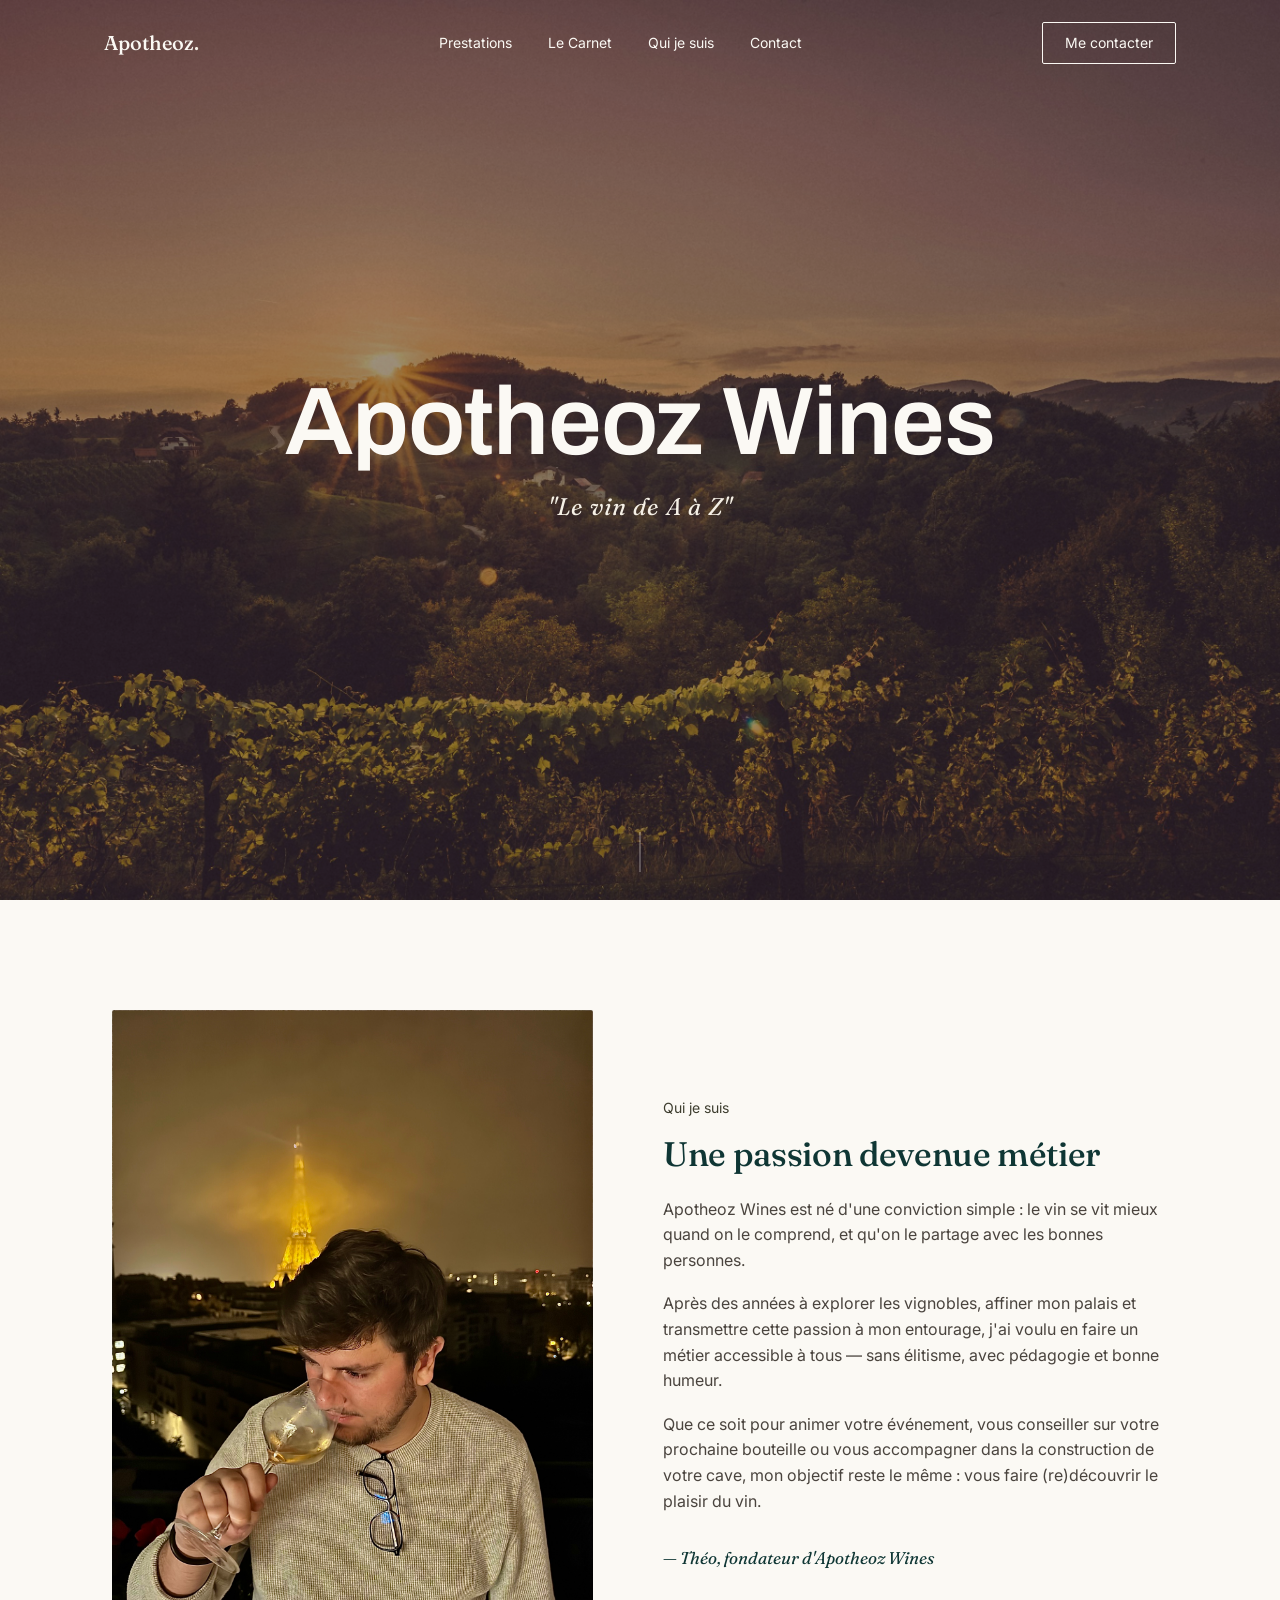
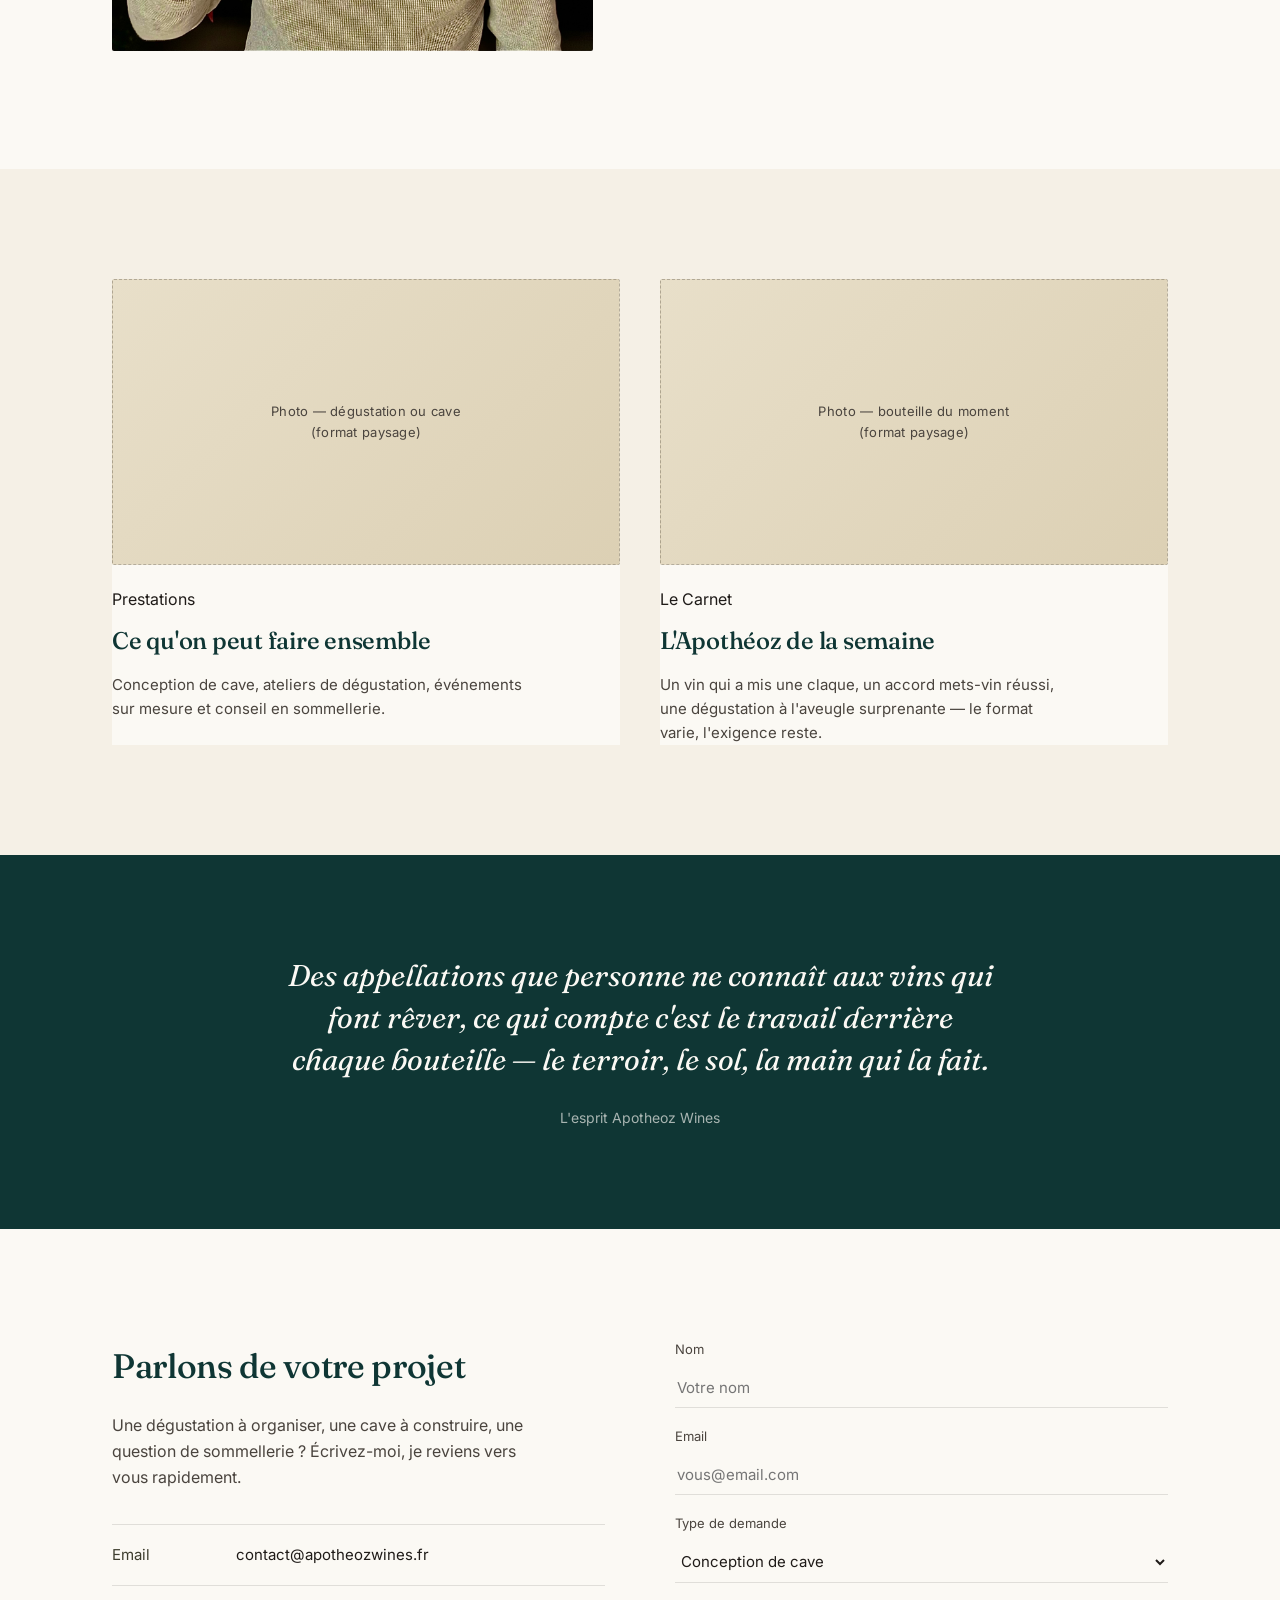
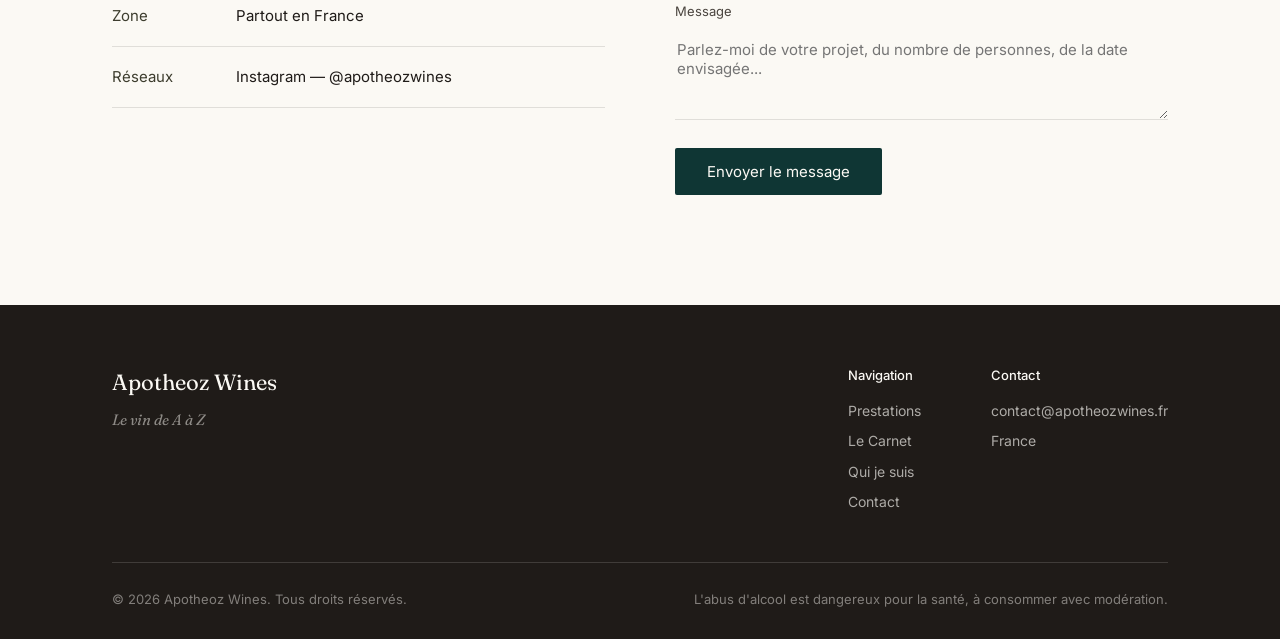
<file: front/index.html>
<!DOCTYPE html>
<html lang="fr">

<head>
	<meta charset="UTF-8">
	<meta name="viewport" content="width=device-width, initial-scale=1.0">
	<title>Apotheoz Wines — Le vin de A à Z</title>
	<link rel="preconnect" href="https://fonts.googleapis.com">
	<link rel="preconnect" href="https://fonts.gstatic.com" crossorigin>
	<link
		href="https://fonts.googleapis.com/css2?family=Archivo:wght@500;600;700&family=Fraunces:ital,opsz,wght@0,9..144,300;0,9..144,400;0,9..144,500;0,9..144,600;1,9..144,400&family=Inter:wght@300;400;500;600&display=swap"
		rel="stylesheet">
	<link rel="stylesheet" href="assets/css/style.css">
</head>

<body>

	<header id="siteHeader">
		<nav>
			<a href="index.html" class="logo">Apotheoz<span>.</span></a>
			<div class="nav-links">
				<a href="prestations.html">Prestations</a>
				<a href="carnet.html">Le Carnet</a>
				<a href="#about">Qui je suis</a>
				<a href="#contact">Contact</a>
			</div>
			<a href="#contact" class="nav-cta">Me contacter</a>
			<button class="nav-toggle" id="navToggle" aria-label="Ouvrir le menu" aria-expanded="false">
				<span></span><span></span><span></span>
			</button>
		</nav>
	</header>

	<div class="mobile-menu" id="mobileMenu">
		<a href="prestations.html">Prestations</a>
		<a href="carnet.html">Le Carnet</a>
		<a href="#about">Qui je suis</a>
		<a href="#contact">Contact</a>
		<a href="#contact" class="mobile-cta">Me contacter</a>
	</div>

	<section class="hero">
		<div class="hero-slides">
			<div class="hero-slide is-active" style="background-image: url('assets/img/hero-1.jpg');"></div>
			<div class="hero-slide" style="background-image: url('assets/img/hero-2.jpg');"></div>
			<div class="hero-slide" style="background-image: url('assets/img/hero-3.jpg');"></div>
		</div>
		<div class="hero-content">
			<div class="hero-title">Apotheoz Wines</div>
			<div class="hero-slogan">"Le vin de A à Z"</div>
		</div>
		<div class="hero-scroll-cue"></div>
	</section>

	<section class="section" id="about">
		<div class="container">
			<div class="about">
				<div class="about-photo"><img src="assets/img/IMG_1251.jpg" alt="Théo, fondateur d'Apotheoz Wines"
						style="width:100%;height:100%;object-fit:cover;border-radius:2px;"></div>
				<div class="about-text">
					<div class="kicker">Qui je suis</div>
					<h2>Une passion devenue métier</h2>
					<p>Apotheoz Wines est né d'une conviction simple : le vin se vit mieux quand on le comprend, et
						qu'on le partage avec les bonnes personnes.</p>
					<p>Après des années à explorer les vignobles, affiner mon palais et transmettre cette passion à mon
						entourage, j'ai voulu en faire un métier accessible à tous — sans élitisme, avec pédagogie et
						bonne humeur.</p>
					<p>Que ce soit pour animer votre événement, vous conseiller sur votre prochaine bouteille ou vous
						accompagner dans la construction de votre cave, mon objectif reste le même : vous faire
						(re)découvrir le plaisir du vin.</p>
					<div class="signature">— Théo, fondateur d'Apotheoz Wines</div>
				</div>
			</div>
		</div>
	</section>

	<section class="section section-alt" id="explore">
		<div class="container">
			<div class="nav-cards">
				<a href="prestations.html" class="nav-card">
					<div class="nav-card-photo photo-block">Photo — dégustation ou cave<br>(format paysage)</div>
					<div class="nav-card-body">
						<div class="kicker">Prestations</div>
						<h3>Ce qu'on peut faire ensemble</h3>
						<p>Conception de cave, ateliers de dégustation, événements sur mesure et conseil en
							sommellerie.</p>
					</div>
				</a>
				<a href="carnet.html" class="nav-card">
					<div class="nav-card-photo photo-block">Photo — bouteille du moment<br>(format paysage)</div>
					<div class="nav-card-body">
						<div class="kicker">Le Carnet</div>
						<h3>L'Apothéoz de la semaine</h3>
						<p>Un vin qui a mis une claque, un accord mets-vin réussi, une dégustation à l'aveugle
							surprenante — le format varie, l'exigence reste.</p>
					</div>
				</a>
			</div>
		</div>
	</section>

	<div class="quote-band">
		<div class="container">
			<blockquote>Des appellations que personne ne connaît aux vins qui font rêver, ce qui compte c'est le
				travail derrière chaque bouteille — le terroir, le sol, la main qui la fait.</blockquote>
			<div class="attribution">L'esprit Apotheoz Wines</div>
		</div>
	</div>

	<section class="section" id="contact">
		<div class="container">
			<div class="contact-wrap">
				<div class="contact-info">
					<h2>Parlons de votre projet</h2>
					<p>Une dégustation à organiser, une cave à construire, une question de sommellerie ? Écrivez-moi, je
						reviens vers vous rapidement.</p>
					<div class="contact-detail"><span class="label">Email</span><span>contact@apotheozwines.fr</span>
					</div>
					<div class="contact-detail"><span class="label">Zone</span><span>Partout en France</span></div>
					<div class="contact-detail"><span class="label">Réseaux</span><span>Instagram —
							@apotheozwines</span></div>
				</div>
				<form>
					<div class="field">
						<label for="name">Nom</label>
						<input type="text" id="name" placeholder="Votre nom">
					</div>
					<div class="field">
						<label for="email">Email</label>
						<input type="email" id="email" placeholder="vous@email.com">
					</div>
					<div class="field">
						<label for="type">Type de demande</label>
						<select id="type">
							<option>Conception de cave</option>
							<option>Ateliers de dégustation</option>
							<option>Événement sur mesure</option>
							<option>Conseil en sommellerie</option>
							<option>Autre demande</option>
						</select>
					</div>
					<div class="field">
						<label for="message">Message</label>
						<textarea id="message"
							placeholder="Parlez-moi de votre projet, du nombre de personnes, de la date envisagée..."></textarea>
					</div>
					<button type="submit">Envoyer le message</button>
				</form>
			</div>
		</div>
	</section>

	<footer>
		<div class="container">
			<div class="footer-top">
				<div>
					<div class="footer-logo">Apotheoz Wines</div>
					<div class="footer-slogan">Le vin de A à Z</div>
				</div>
				<div class="footer-cols">
					<div class="footer-col">
						<h4>Navigation</h4>
						<a href="prestations.html">Prestations</a>
						<a href="carnet.html">Le Carnet</a>
						<a href="#about">Qui je suis</a>
						<a href="#contact">Contact</a>
					</div>
					<div class="footer-col">
						<h4>Contact</h4>
						<a href="mailto:contact@apotheozwines.fr">contact@apotheozwines.fr</a>
						<p>France</p>
					</div>
				</div>
			</div>
			<div class="footer-bottom">
				<span>© 2026 Apotheoz Wines. Tous droits réservés.</span>
				<span>L'abus d'alcool est dangereux pour la santé, à consommer avec modération.</span>
			</div>
		</div>
	</footer>

	<script src="assets/js/script.js"></script>

</body>

</html>
</file>
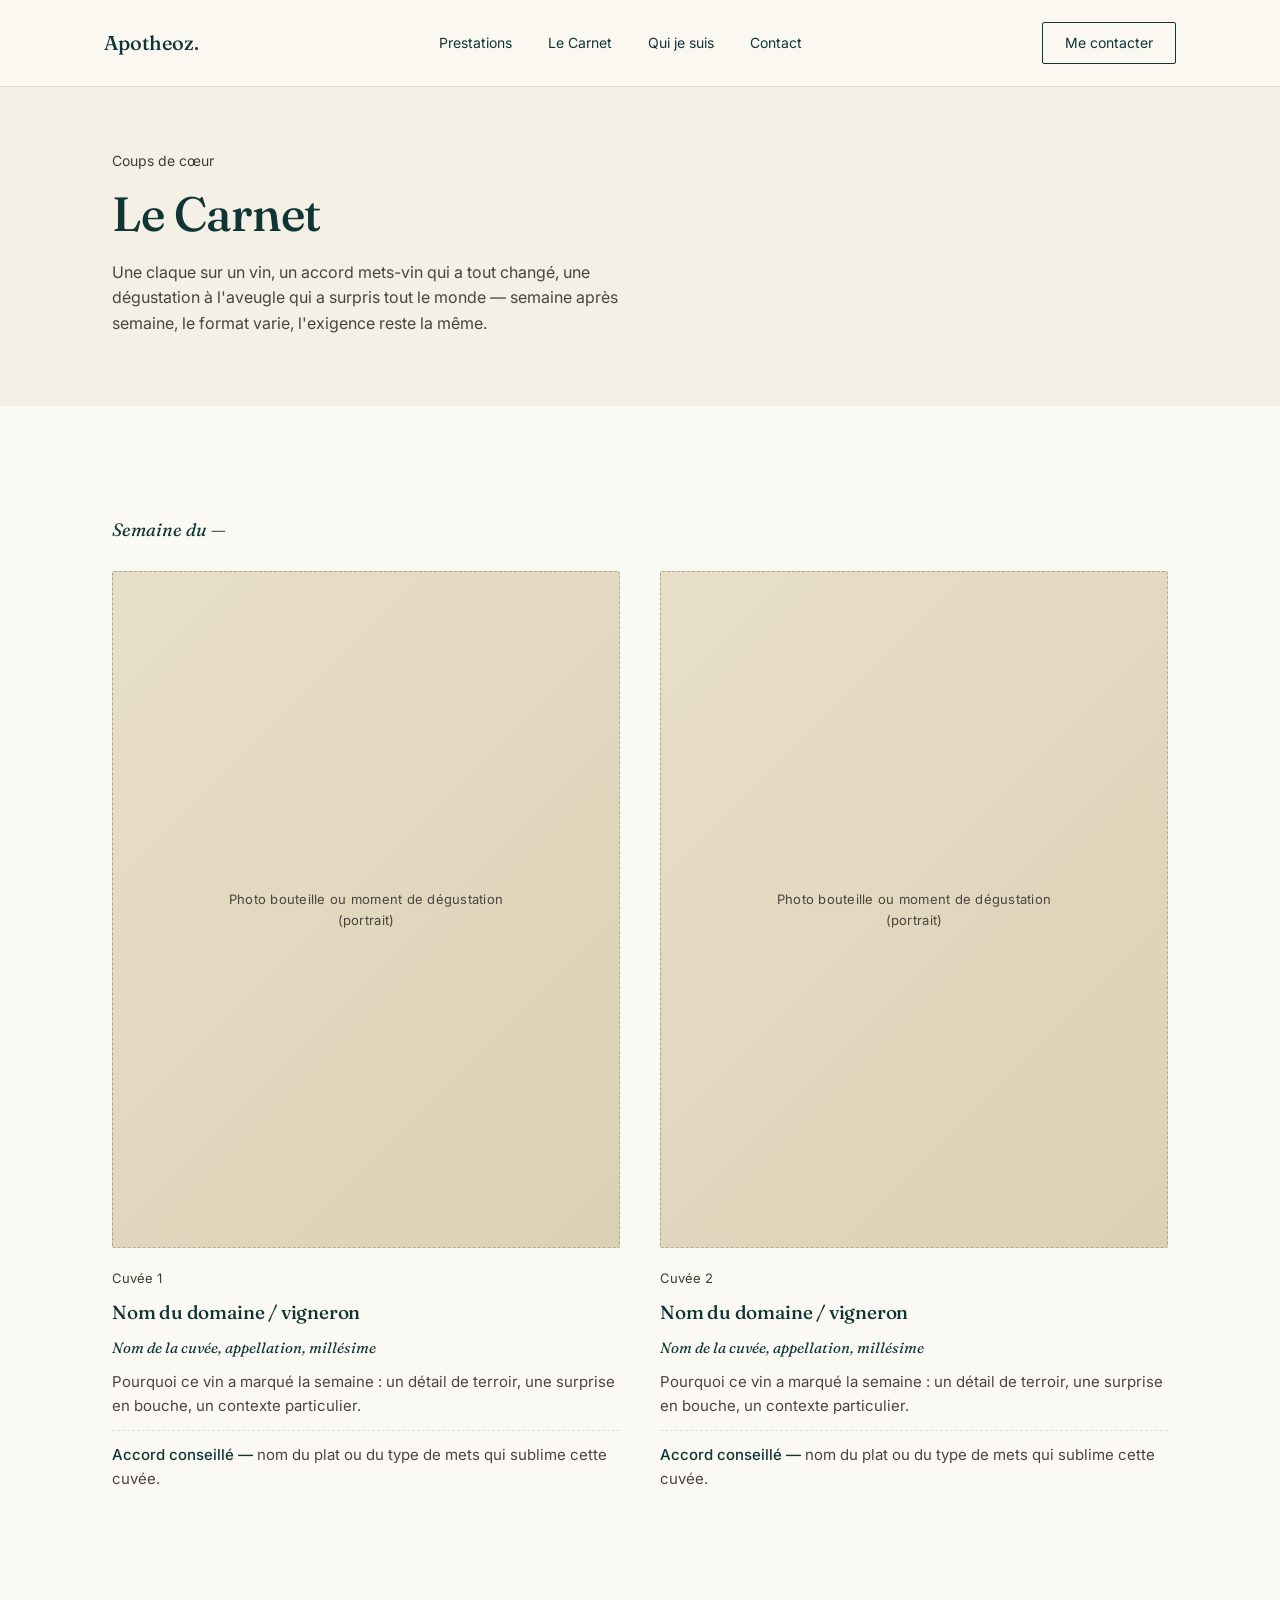
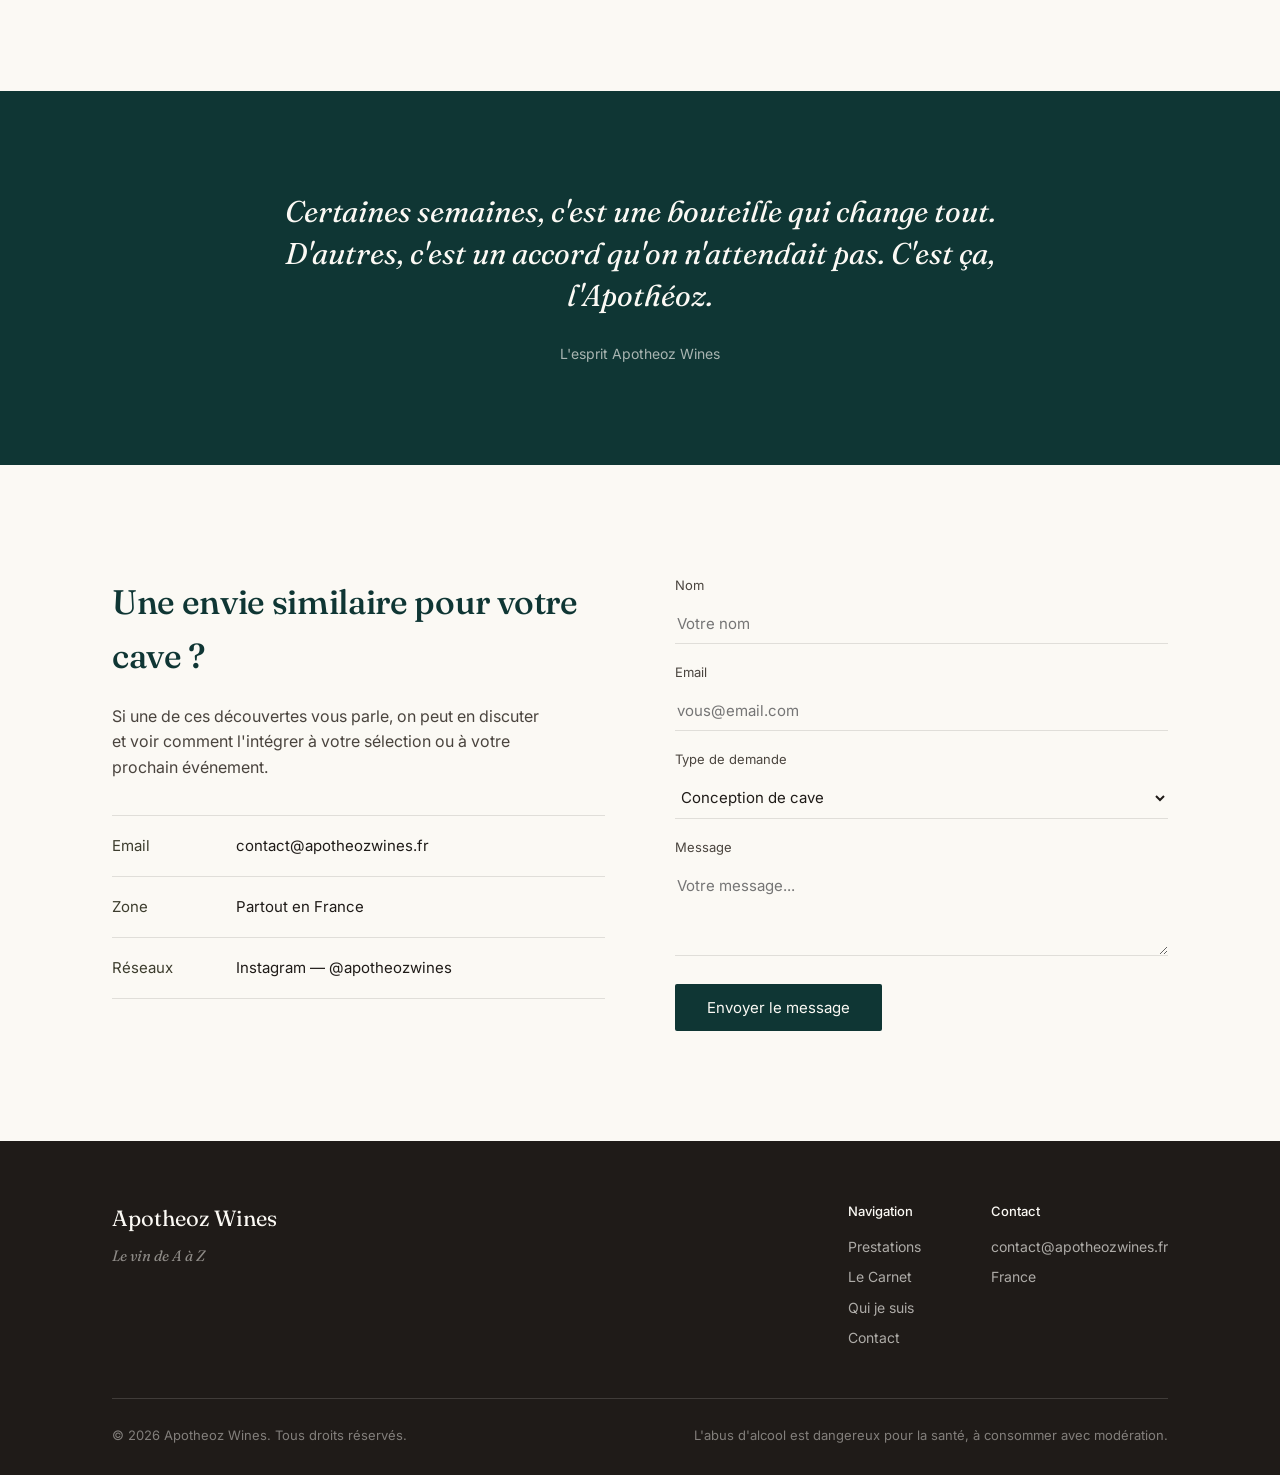
<file: front/carnet.html>
<!DOCTYPE html>
<html lang="fr">

<head>
	<meta charset="UTF-8">
	<meta name="viewport" content="width=device-width, initial-scale=1.0">
	<title>Le Carnet — Apotheoz Wines</title>
	<link rel="preconnect" href="https://fonts.googleapis.com">
	<link rel="preconnect" href="https://fonts.gstatic.com" crossorigin>
	<link
		href="https://fonts.googleapis.com/css2?family=Archivo:wght@500;600;700&family=Fraunces:ital,opsz,wght@0,9..144,300;0,9..144,400;0,9..144,500;0,9..144,600;1,9..144,400&family=Inter:wght@300;400;500;600&display=swap"
		rel="stylesheet">
	<link rel="stylesheet" href="assets/css/style.css">
</head>

<body>

	<header id="siteHeader" class="is-solid">
		<nav>
			<a href="index.html" class="logo">Apotheoz<span>.</span></a>
			<div class="nav-links">
				<a href="prestations.html">Prestations</a>
				<a href="carnet.html">Le Carnet</a>
				<a href="index.html#about">Qui je suis</a>
				<a href="index.html#contact">Contact</a>
			</div>
			<a href="index.html#contact" class="nav-cta">Me contacter</a>
			<button class="nav-toggle" id="navToggle" aria-label="Ouvrir le menu" aria-expanded="false">
				<span></span><span></span><span></span>
			</button>
		</nav>
	</header>

	<div class="mobile-menu" id="mobileMenu">
		<a href="prestations.html">Prestations</a>
		<a href="carnet.html">Le Carnet</a>
		<a href="index.html#about">Qui je suis</a>
		<a href="index.html#contact">Contact</a>
		<a href="index.html#contact" class="mobile-cta">Me contacter</a>
	</div>

	<div class="page-header">
		<div class="container">
			<div class="kicker">Coups de cœur</div>
			<h1>Le Carnet</h1>
			<p>Une claque sur un vin, un accord mets-vin qui a tout changé, une dégustation à l'aveugle qui a
				surpris tout le monde — semaine après semaine, le format varie, l'exigence reste la même.</p>
		</div>
	</div>

	<!--
		========================================================================
		COMMENT AJOUTER UNE NOUVELLE SEMAINE (pour Théo)
		========================================================================
		1. Copie tout le bloc <section class="week"> ci-dessous (de <section
		   class="week"> à </section> inclus), la toute première après ce
		   commentaire.
		2. Colle-le juste en dessous de ce commentaire, AU-DESSUS du bloc
		   existant le plus récent (les nouvelles semaines vont en haut).
		3. Modifie dans ta copie, pour chaque cuvée :
		   - "Semaine du —" : la date
		   - <h3> : nom du domaine / vigneron
		   - .favorite-cuvee : nom de la cuvée, appellation, millésime
		   - le <p> suivant : pourquoi ce vin a marqué la semaine
		   - .favorite-pairing : l'accord mets-vin conseillé
		   - le nom de fichier photo
		4. Une semaine peut n'avoir qu'une seule cuvée si tu n'en as qu'une à
		   partager cette semaine-là : dans ce cas, supprime le deuxième
		   <div class="favorite">...</div> du bloc.
		========================================================================
	-->

	<section class="section">
		<div class="container">

			<section class="week">
				<div class="week-date">Semaine du —</div>
				<div class="favorites">

					<div class="favorite">
						<div class="favorite-photo photo-block">Photo bouteille ou moment de dégustation<br>(portrait)
						</div>
						<div class="kicker">Cuvée 1</div>
						<h3>Nom du domaine / vigneron</h3>
						<p class="favorite-cuvee">Nom de la cuvée, appellation, millésime</p>
						<p>Pourquoi ce vin a marqué la semaine : un détail de terroir, une surprise en bouche, un
							contexte particulier.</p>
						<p class="favorite-pairing"><strong>Accord conseillé —</strong> nom du plat ou du type de mets
							qui sublime cette cuvée.</p>
					</div>

					<div class="favorite">
						<div class="favorite-photo photo-block">Photo bouteille ou moment de dégustation<br>(portrait)
						</div>
						<div class="kicker">Cuvée 2</div>
						<h3>Nom du domaine / vigneron</h3>
						<p class="favorite-cuvee">Nom de la cuvée, appellation, millésime</p>
						<p>Pourquoi ce vin a marqué la semaine : un détail de terroir, une surprise en bouche, un
							contexte particulier.</p>
						<p class="favorite-pairing"><strong>Accord conseillé —</strong> nom du plat ou du type de mets
							qui sublime cette cuvée.</p>
					</div>

				</div>
			</section>

			<!-- Les semaines précédentes s'accumulent ici, la plus récente en haut -->

		</div>
	</section>

	<div class="quote-band">
		<div class="container">
			<blockquote>Certaines semaines, c'est une bouteille qui change tout. D'autres, c'est un accord qu'on
				n'attendait pas. C'est ça, l'Apothéoz.</blockquote>
			<div class="attribution">L'esprit Apotheoz Wines</div>
		</div>
	</div>

	<section class="section" id="contact">
		<div class="container">
			<div class="contact-wrap">
				<div class="contact-info">
					<h2>Une envie similaire pour votre cave ?</h2>
					<p>Si une de ces découvertes vous parle, on peut en discuter et voir comment l'intégrer à votre
						sélection ou à votre prochain événement.</p>
					<div class="contact-detail"><span class="label">Email</span><span>contact@apotheozwines.fr</span>
					</div>
					<div class="contact-detail"><span class="label">Zone</span><span>Partout en France</span></div>
					<div class="contact-detail"><span class="label">Réseaux</span><span>Instagram —
							@apotheozwines</span></div>
				</div>
				<form>
					<div class="field">
						<label for="name">Nom</label>
						<input type="text" id="name" placeholder="Votre nom">
					</div>
					<div class="field">
						<label for="email">Email</label>
						<input type="email" id="email" placeholder="vous@email.com">
					</div>
					<div class="field">
						<label for="type">Type de demande</label>
						<select id="type">
							<option>Conception de cave</option>
							<option>Ateliers de dégustation</option>
							<option>Événement sur mesure</option>
							<option>Conseil en sommellerie</option>
							<option>Autre demande</option>
						</select>
					</div>
					<div class="field">
						<label for="message">Message</label>
						<textarea id="message" placeholder="Votre message..."></textarea>
					</div>
					<button type="submit">Envoyer le message</button>
				</form>
			</div>
		</div>
	</section>

	<footer>
		<div class="container">
			<div class="footer-top">
				<div>
					<div class="footer-logo">Apotheoz Wines</div>
					<div class="footer-slogan">Le vin de A à Z</div>
				</div>
				<div class="footer-cols">
					<div class="footer-col">
						<h4>Navigation</h4>
						<a href="prestations.html">Prestations</a>
						<a href="carnet.html">Le Carnet</a>
						<a href="index.html#about">Qui je suis</a>
						<a href="index.html#contact">Contact</a>
					</div>
					<div class="footer-col">
						<h4>Contact</h4>
						<a href="mailto:contact@apotheozwines.fr">contact@apotheozwines.fr</a>
						<p>France</p>
					</div>
				</div>
			</div>
			<div class="footer-bottom">
				<span>© 2026 Apotheoz Wines. Tous droits réservés.</span>
				<span>L'abus d'alcool est dangereux pour la santé, à consommer avec modération.</span>
			</div>
		</div>
	</footer>

	<script src="assets/js/script.js"></script>

</body>

</html>
</file>
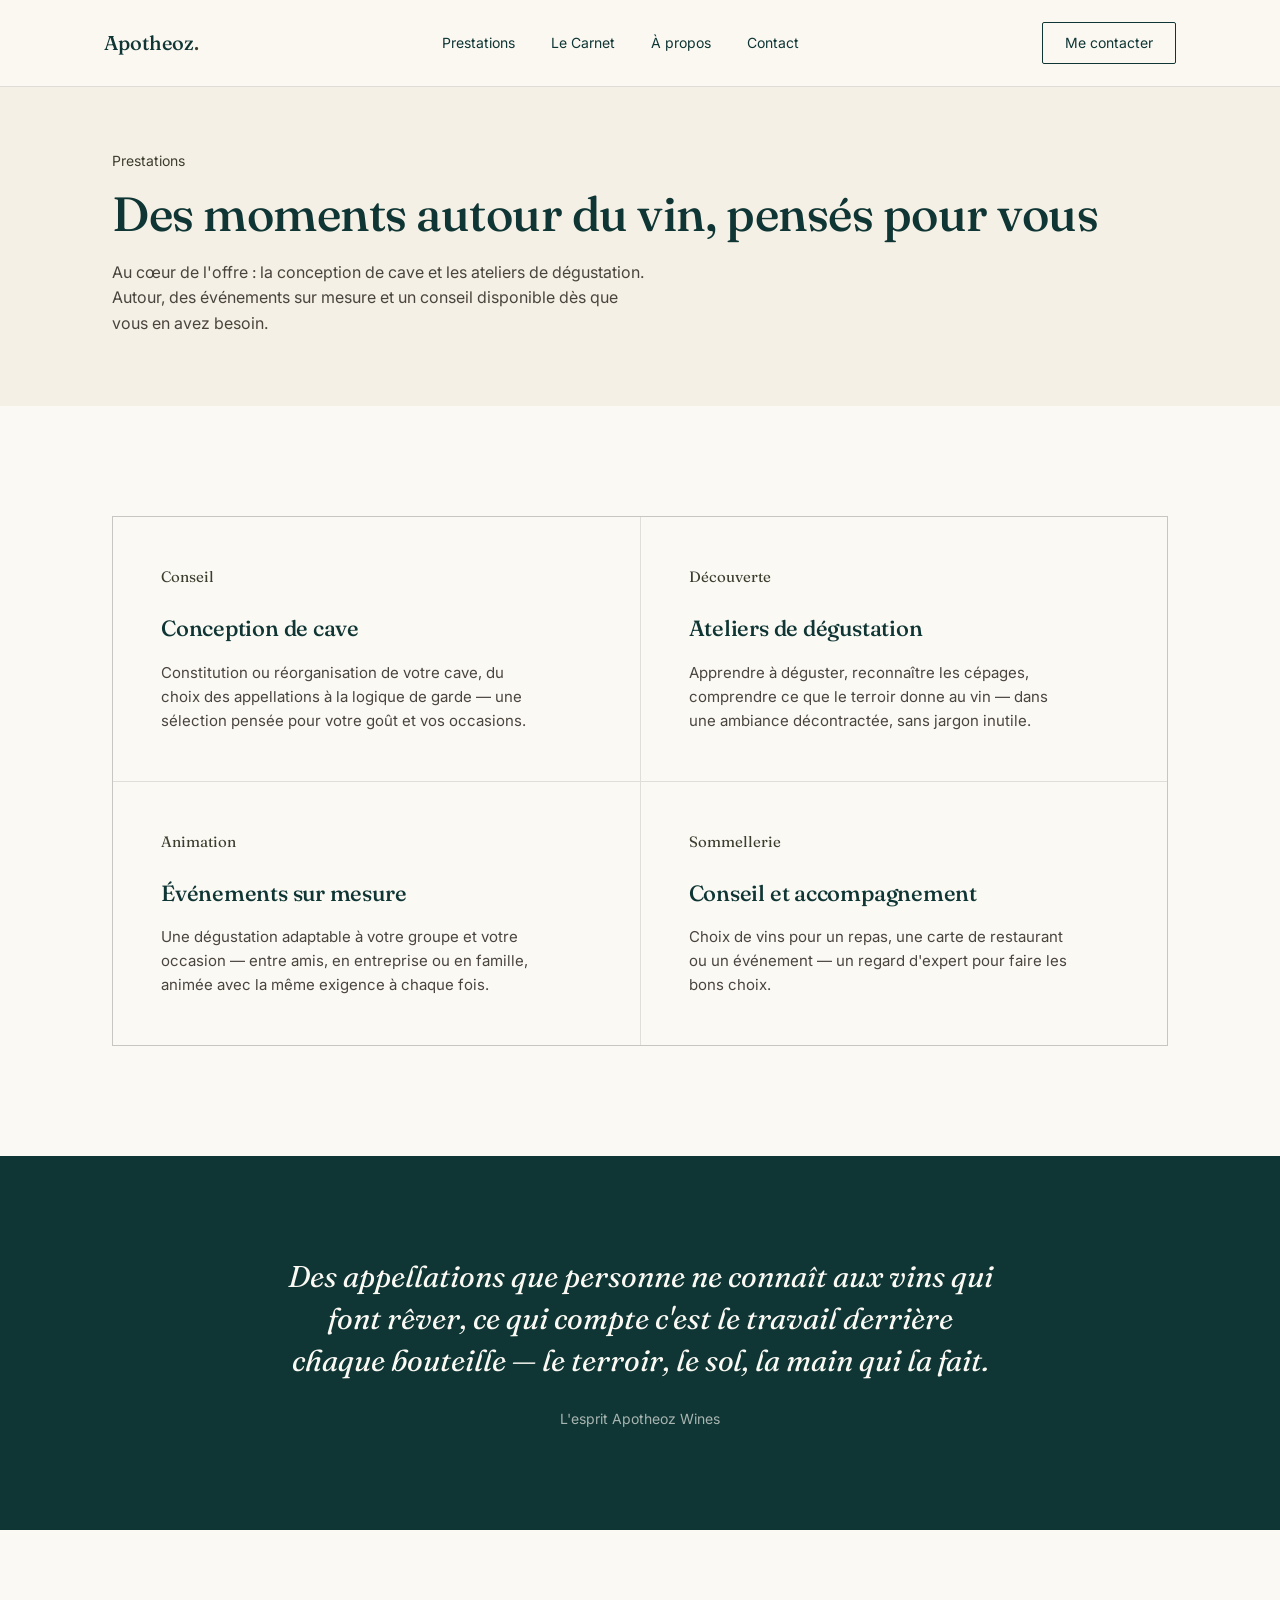
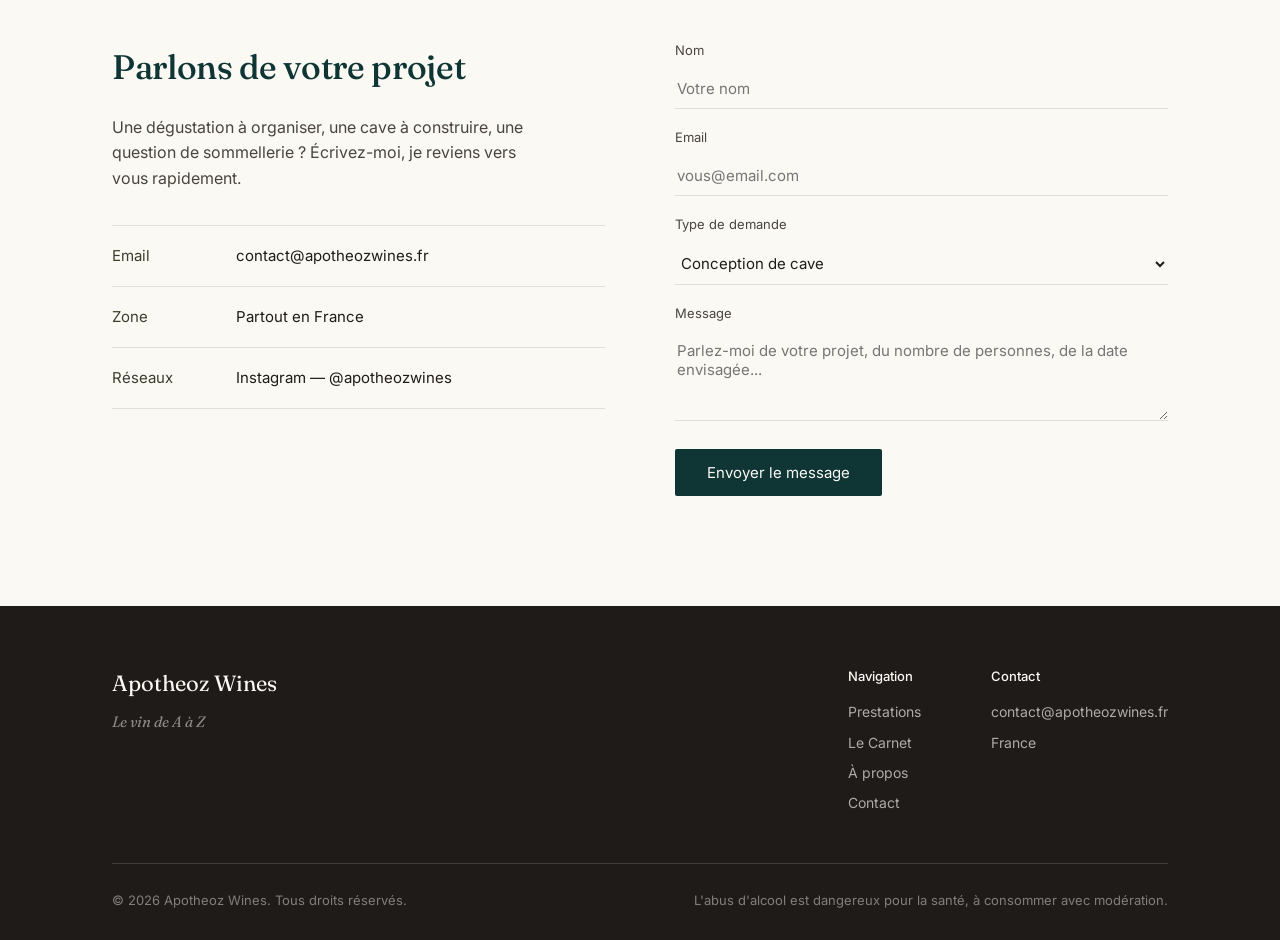
<file: front/prestations.html>
<!DOCTYPE html>
<html lang="fr">

<head>
	<meta charset="UTF-8">
	<meta name="viewport" content="width=device-width, initial-scale=1.0">
	<title>Prestations — Apotheoz Wines</title>
	<link rel="preconnect" href="https://fonts.googleapis.com">
	<link rel="preconnect" href="https://fonts.gstatic.com" crossorigin>
	<link
		href="https://fonts.googleapis.com/css2?family=Archivo:wght@500;600;700&family=Fraunces:ital,opsz,wght@0,9..144,300;0,9..144,400;0,9..144,500;0,9..144,600;1,9..144,400&family=Inter:wght@300;400;500;600&display=swap"
		rel="stylesheet">
	<link rel="stylesheet" href="assets/css/style.css">
</head>

<body>

	<header id="siteHeader" class="is-solid">
		<nav>
			<a href="index.html" class="logo">Apotheoz<span>.</span></a>
			<div class="nav-links">
				<a href="prestations.html">Prestations</a>
				<a href="carnet.html">Le Carnet</a>
				<a href="index.html#about">À propos</a>
				<a href="index.html#contact">Contact</a>
			</div>
			<a href="index.html#contact" class="nav-cta">Me contacter</a>
			<button class="nav-toggle" id="navToggle" aria-label="Ouvrir le menu" aria-expanded="false">
				<span></span><span></span><span></span>
			</button>
		</nav>
	</header>

	<div class="mobile-menu" id="mobileMenu">
		<a href="prestations.html">Prestations</a>
		<a href="carnet.html">Le Carnet</a>
		<a href="index.html#about">À propos</a>
		<a href="index.html#contact">Contact</a>
		<a href="index.html#contact" class="mobile-cta">Me contacter</a>
	</div>

	<div class="page-header">
		<div class="container">
			<div class="kicker">Prestations</div>
			<h1>Des moments autour du vin, pensés pour vous</h1>
			<p>Au cœur de l'offre : la conception de cave et les ateliers de dégustation. Autour, des événements
				sur mesure et un conseil disponible dès que vous en avez besoin.</p>
		</div>
	</div>

	<section class="section">
		<div class="container">
			<div class="prestations">
				<div class="prestation">
					<span class="num">Conseil</span>
					<h3>Conception de cave</h3>
					<p>Constitution ou réorganisation de votre cave, du choix des appellations à la logique de
						garde — une sélection pensée pour votre goût et vos occasions.</p>
				</div>
				<div class="prestation">
					<span class="num">Découverte</span>
					<h3>Ateliers de dégustation</h3>
					<p>Apprendre à déguster, reconnaître les cépages, comprendre ce que le terroir donne au vin —
						dans une ambiance décontractée, sans jargon inutile.</p>
				</div>
				<div class="prestation">
					<span class="num">Animation</span>
					<h3>Événements sur mesure</h3>
					<p>Une dégustation adaptable à votre groupe et votre occasion — entre amis, en entreprise ou en
						famille, animée avec la même exigence à chaque fois.</p>
				</div>
				<div class="prestation">
					<span class="num">Sommellerie</span>
					<h3>Conseil et accompagnement</h3>
					<p>Choix de vins pour un repas, une carte de restaurant ou un événement — un regard d'expert pour
						faire les bons choix.</p>
				</div>
			</div>
		</div>
	</section>

	<div class="quote-band">
		<div class="container">
			<blockquote>Des appellations que personne ne connaît aux vins qui font rêver, ce qui compte c'est le
				travail derrière chaque bouteille — le terroir, le sol, la main qui la fait.</blockquote>
			<div class="attribution">L'esprit Apotheoz Wines</div>
		</div>
	</div>

	<section class="section" id="contact">
		<div class="container">
			<div class="contact-wrap">
				<div class="contact-info">
					<h2>Parlons de votre projet</h2>
					<p>Une dégustation à organiser, une cave à construire, une question de sommellerie ? Écrivez-moi, je
						reviens vers vous rapidement.</p>
					<div class="contact-detail"><span class="label">Email</span><span>contact@apotheozwines.fr</span>
					</div>
					<div class="contact-detail"><span class="label">Zone</span><span>Partout en France</span></div>
					<div class="contact-detail"><span class="label">Réseaux</span><span>Instagram —
							@apotheozwines</span></div>
				</div>
				<form>
					<div class="field">
						<label for="name">Nom</label>
						<input type="text" id="name" placeholder="Votre nom">
					</div>
					<div class="field">
						<label for="email">Email</label>
						<input type="email" id="email" placeholder="vous@email.com">
					</div>
					<div class="field">
						<label for="type">Type de demande</label>
						<select id="type">
							<option>Conception de cave</option>
							<option>Ateliers de dégustation</option>
							<option>Événement sur mesure</option>
							<option>Conseil en sommellerie</option>
							<option>Autre demande</option>
						</select>
					</div>
					<div class="field">
						<label for="message">Message</label>
						<textarea id="message"
							placeholder="Parlez-moi de votre projet, du nombre de personnes, de la date envisagée..."></textarea>
					</div>
					<button type="submit">Envoyer le message</button>
				</form>
			</div>
		</div>
	</section>

	<footer>
		<div class="container">
			<div class="footer-top">
				<div>
					<div class="footer-logo">Apotheoz Wines</div>
					<div class="footer-slogan">Le vin de A à Z</div>
				</div>
				<div class="footer-cols">
					<div class="footer-col">
						<h4>Navigation</h4>
						<a href="prestations.html">Prestations</a>
						<a href="carnet.html">Le Carnet</a>
						<a href="index.html#about">À propos</a>
						<a href="index.html#contact">Contact</a>
					</div>
					<div class="footer-col">
						<h4>Contact</h4>
						<a href="mailto:contact@apotheozwines.fr">contact@apotheozwines.fr</a>
						<p>France</p>
					</div>
				</div>
			</div>
			<div class="footer-bottom">
				<span>© 2026 Apotheoz Wines. Tous droits réservés.</span>
				<span>L'abus d'alcool est dangereux pour la santé, à consommer avec modération.</span>
			</div>
		</div>
	</footer>

	<script src="assets/js/script.js"></script>

</body>

</html>
</file>
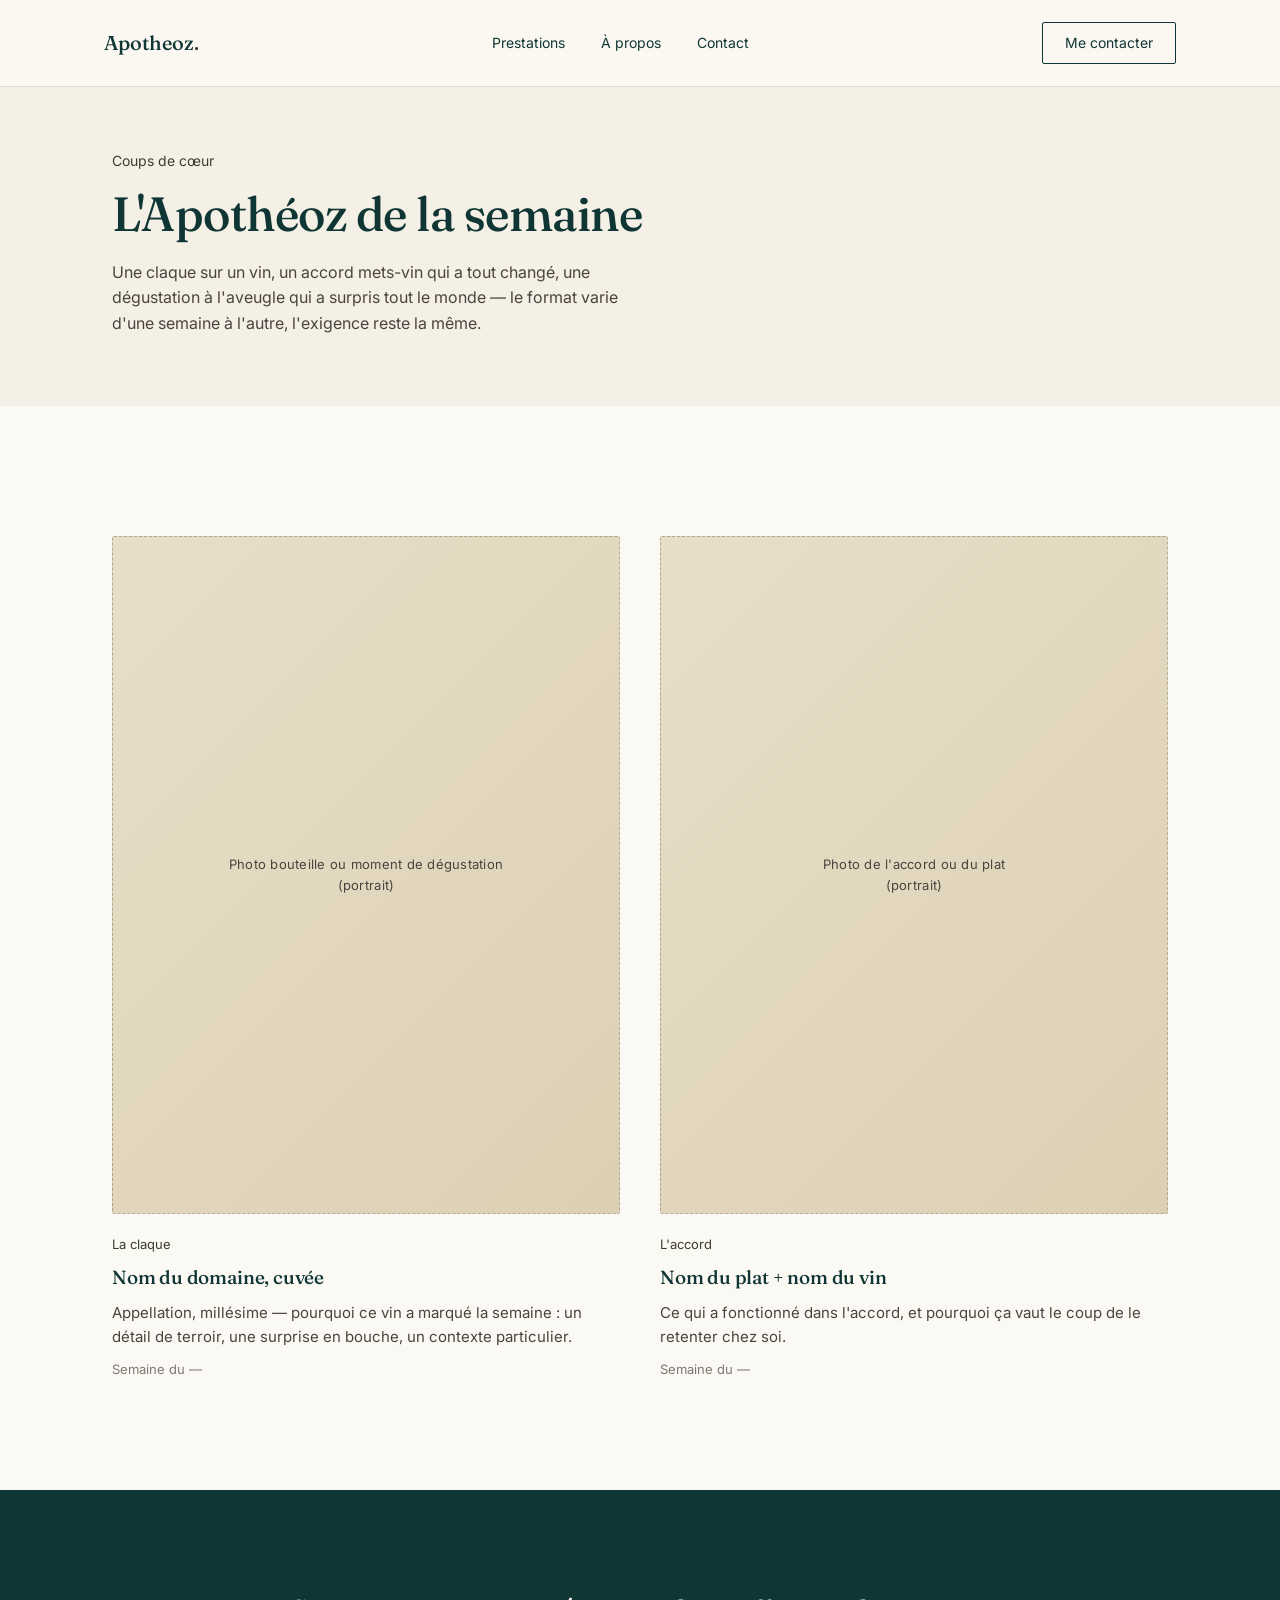
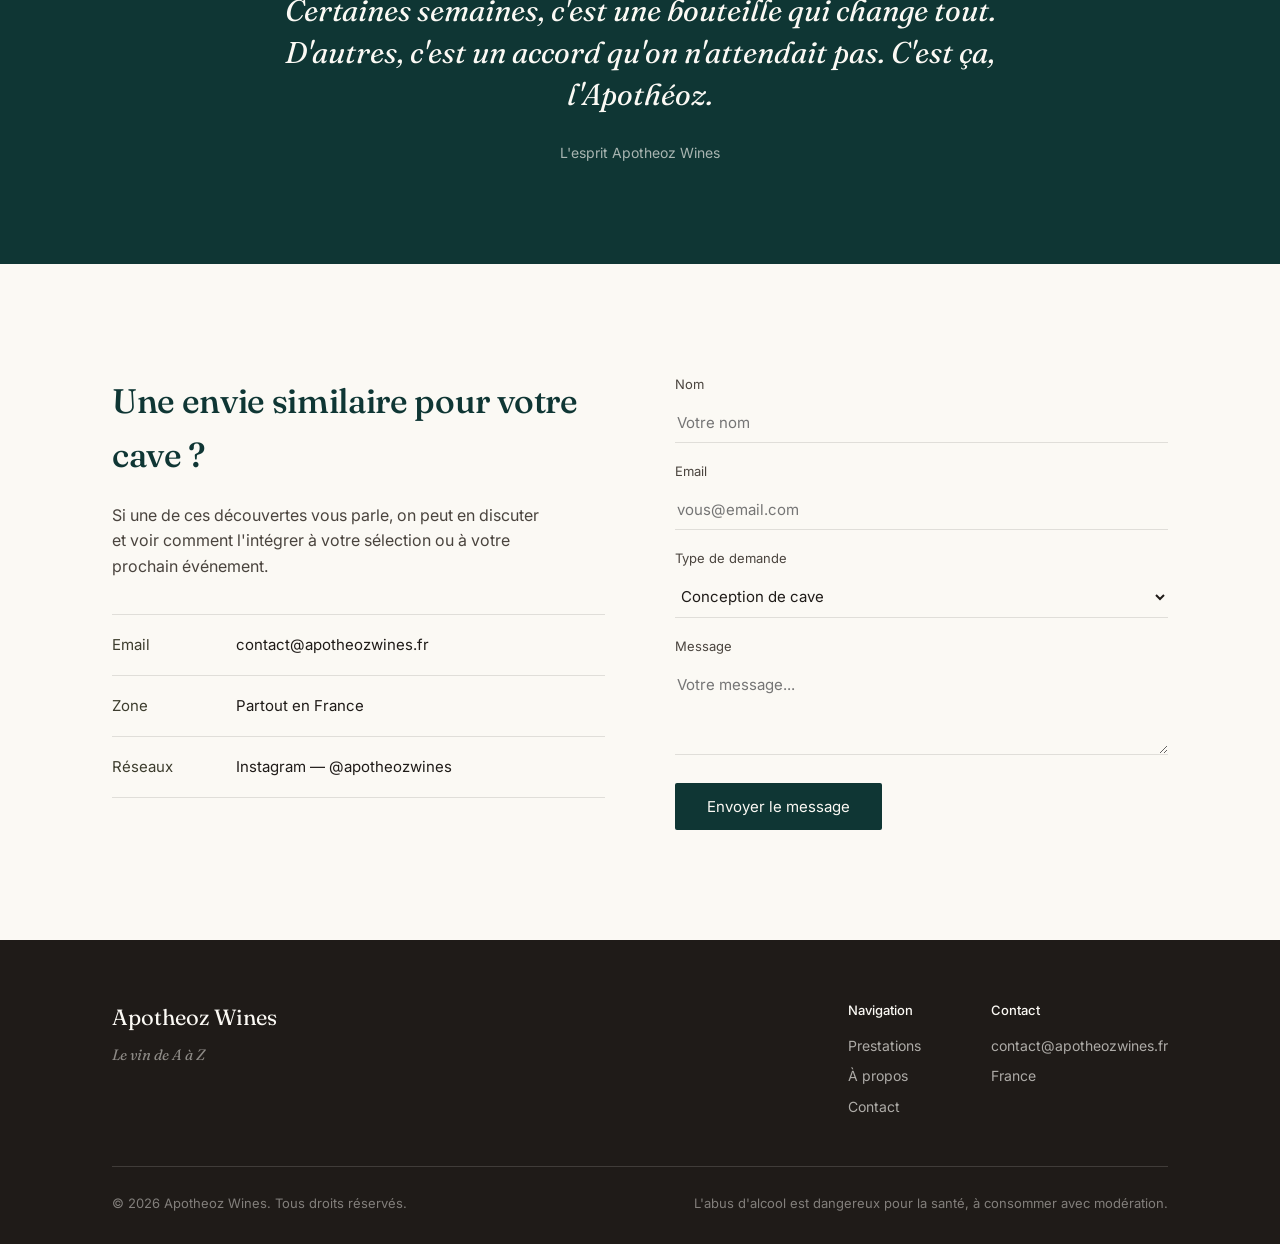
<file: front/semaine.html>
<!DOCTYPE html>
<html lang="fr">

<head>
	<meta charset="UTF-8">
	<meta name="viewport" content="width=device-width, initial-scale=1.0">
	<title>L'Apothéoz de la semaine — Apotheoz Wines</title>
	<link rel="preconnect" href="https://fonts.googleapis.com">
	<link rel="preconnect" href="https://fonts.gstatic.com" crossorigin>
	<link
		href="https://fonts.googleapis.com/css2?family=Archivo:wght@500;600;700&family=Fraunces:ital,opsz,wght@0,9..144,300;0,9..144,400;0,9..144,500;0,9..144,600;1,9..144,400&family=Inter:wght@300;400;500;600&display=swap"
		rel="stylesheet">
	<link rel="stylesheet" href="assets/css/style.css">
</head>

<body>

	<header id="siteHeader" class="is-solid">
		<nav>
			<a href="index.html" class="logo">Apotheoz<span>.</span></a>
			<div class="nav-links">
				<a href="prestations.html">Prestations</a>
				<a href="index.html#about">À propos</a>
				<a href="index.html#contact">Contact</a>
			</div>
			<a href="index.html#contact" class="nav-cta">Me contacter</a>
			<button class="nav-toggle" id="navToggle" aria-label="Ouvrir le menu" aria-expanded="false">
				<span></span><span></span><span></span>
			</button>
		</nav>
	</header>

	<div class="mobile-menu" id="mobileMenu">
		<a href="prestations.html">Prestations</a>
		<a href="index.html#about">À propos</a>
		<a href="index.html#contact">Contact</a>
		<a href="index.html#contact" class="mobile-cta">Me contacter</a>
	</div>

	<div class="page-header">
		<div class="container">
			<div class="kicker">Coups de cœur</div>
			<h1>L'Apothéoz de la semaine</h1>
			<p>Une claque sur un vin, un accord mets-vin qui a tout changé, une dégustation à l'aveugle qui a
				surpris tout le monde — le format varie d'une semaine à l'autre, l'exigence reste la même.</p>
		</div>
	</div>

	<section class="section">
		<div class="container">
			<div class="favorites">

				<div class="favorite">
					<div class="favorite-photo photo-block">Photo bouteille ou moment de dégustation<br>(portrait)
					</div>
					<div class="kicker">La claque</div>
					<h3>Nom du domaine, cuvée</h3>
					<p>Appellation, millésime — pourquoi ce vin a marqué la semaine : un détail de terroir, une
						surprise en bouche, un contexte particulier.</p>
					<div class="favorite-date">Semaine du —</div>
				</div>

				<div class="favorite">
					<div class="favorite-photo photo-block">Photo de l'accord ou du plat<br>(portrait)</div>
					<div class="kicker">L'accord</div>
					<h3>Nom du plat + nom du vin</h3>
					<p>Ce qui a fonctionné dans l'accord, et pourquoi ça vaut le coup de le retenter chez soi.</p>
					<div class="favorite-date">Semaine du —</div>
				</div>

			</div>
		</div>
	</section>

	<div class="quote-band">
		<div class="container">
			<blockquote>Certaines semaines, c'est une bouteille qui change tout. D'autres, c'est un accord qu'on
				n'attendait pas. C'est ça, l'Apothéoz.</blockquote>
			<div class="attribution">L'esprit Apotheoz Wines</div>
		</div>
	</div>

	<section class="section" id="contact">
		<div class="container">
			<div class="contact-wrap">
				<div class="contact-info">
					<h2>Une envie similaire pour votre cave ?</h2>
					<p>Si une de ces découvertes vous parle, on peut en discuter et voir comment l'intégrer à votre
						sélection ou à votre prochain événement.</p>
					<div class="contact-detail"><span class="label">Email</span><span>contact@apotheozwines.fr</span>
					</div>
					<div class="contact-detail"><span class="label">Zone</span><span>Partout en France</span></div>
					<div class="contact-detail"><span class="label">Réseaux</span><span>Instagram —
							@apotheozwines</span></div>
				</div>
				<form>
					<div class="field">
						<label for="name">Nom</label>
						<input type="text" id="name" placeholder="Votre nom">
					</div>
					<div class="field">
						<label for="email">Email</label>
						<input type="email" id="email" placeholder="vous@email.com">
					</div>
					<div class="field">
						<label for="type">Type de demande</label>
						<select id="type">
							<option>Conception de cave</option>
							<option>Ateliers de dégustation</option>
							<option>Événement sur mesure</option>
							<option>Conseil en sommellerie</option>
							<option>Autre demande</option>
						</select>
					</div>
					<div class="field">
						<label for="message">Message</label>
						<textarea id="message" placeholder="Votre message..."></textarea>
					</div>
					<button type="submit">Envoyer le message</button>
				</form>
			</div>
		</div>
	</section>

	<footer>
		<div class="container">
			<div class="footer-top">
				<div>
					<div class="footer-logo">Apotheoz Wines</div>
					<div class="footer-slogan">Le vin de A à Z</div>
				</div>
				<div class="footer-cols">
					<div class="footer-col">
						<h4>Navigation</h4>
						<a href="prestations.html">Prestations</a>
						<a href="index.html#about">À propos</a>
						<a href="index.html#contact">Contact</a>
					</div>
					<div class="footer-col">
						<h4>Contact</h4>
						<a href="mailto:contact@apotheozwines.fr">contact@apotheozwines.fr</a>
						<p>France</p>
					</div>
				</div>
			</div>
			<div class="footer-bottom">
				<span>© 2026 Apotheoz Wines. Tous droits réservés.</span>
				<span>L'abus d'alcool est dangereux pour la santé, à consommer avec modération.</span>
			</div>
		</div>
	</footer>

	<script src="assets/js/script.js"></script>

</body>

</html>
</file>
<file: front/assets/css/style.css>
:root {
	--cream: #F5F0E6;
	--cream-soft: #FBF9F4;
	--wine: #1E5C5A;
	--wine-deep: #0F3634;
	--olive: #3D3D2E;
	--ink: #1F1B18;
	--ink-soft: #4A443E;
	--line: rgba(31, 27, 24, 0.12);
}

* {
	margin: 0;
	padding: 0;
	box-sizing: border-box;
}

html {
	scroll-behavior: smooth;
	overflow-x: hidden;
}

body {
	background: var(--cream-soft);
	color: var(--ink);
	font-family: 'Inter', sans-serif;
	font-weight: 400;
	line-height: 1.6;
	-webkit-font-smoothing: antialiased;
	overflow-x: hidden;
	width: 100%;
}

h1,
h2,
h3,
.serif {
	font-family: 'Fraunces', serif;
	font-weight: 500;
	letter-spacing: -0.01em;
	color: var(--wine-deep);
}

a {
	color: inherit;
	text-decoration: none;
}

.photo-block {
	background: linear-gradient(135deg, #E8DFC9 0%, #DCD0B4 100%);
	display: flex;
	align-items: center;
	justify-content: center;
	color: var(--ink-soft);
	font-family: 'Inter', sans-serif;
	font-size: 13px;
	letter-spacing: 0.02em;
	text-align: center;
	padding: 1rem;
	border: 1px dashed rgba(31, 27, 24, 0.25);
}

.container {
	max-width: 1120px;
	margin: 0 auto;
	padding: 0 32px;
}

/* NAV — transparente, superposée au hero plein écran */
header {
	position: fixed;
	top: 0;
	left: 0;
	right: 0;
	z-index: 100;
	background: transparent;
	transition: background 0.3s ease, border-color 0.3s ease;
	border-bottom: 1px solid transparent;
}

header.is-scrolled {
	background: rgba(251, 249, 244, 0.92);
	backdrop-filter: blur(6px);
	border-bottom: 1px solid var(--line);
}

/* Pages sans hero plein écran : header toujours plein (jamais transparent) */
header.is-solid {
	background: rgba(251, 249, 244, 0.92);
	backdrop-filter: blur(6px);
	border-bottom: 1px solid var(--line);
}

header.is-solid .logo,
header.is-solid .nav-links,
header.is-solid .nav-toggle span {
	color: var(--wine-deep);
}

header.is-solid .logo span {
	color: var(--olive);
}

header.is-solid .nav-toggle span {
	background: var(--wine-deep);
}

header.is-solid .nav-cta {
	border-color: var(--wine-deep);
	color: var(--wine-deep);
}

nav {
	display: flex;
	align-items: center;
	justify-content: space-between;
	padding: 22px 24px;
	max-width: 1120px;
	margin: 0 auto;
}

.logo {
	font-family: 'Fraunces', serif;
	font-size: 20px;
	font-weight: 500;
	color: var(--cream-soft);
	transition: color 0.3s ease;
}

header.is-scrolled .logo {
	color: var(--wine-deep);
}

.logo span {
	color: var(--cream);
}

header.is-scrolled .logo span {
	color: var(--olive);
}

.nav-links {
	display: none;
}

.nav-cta {
	display: none;
}

.nav-toggle {
	display: flex;
	flex-direction: column;
	justify-content: center;
	gap: 5px;
	width: 34px;
	height: 34px;
	background: none;
	border: none;
	cursor: pointer;
	z-index: 110;
	padding: 0;
}

.nav-toggle span {
	display: block;
	width: 26px;
	height: 2px;
	background: var(--cream-soft);
	transition: background 0.3s ease, transform 0.3s ease, opacity 0.3s ease;
}

header.is-scrolled .nav-toggle span {
	background: var(--wine-deep);
}

.nav-toggle.is-open span {
	background: var(--wine-deep);
}

.nav-toggle.is-open span:nth-child(1) {
	transform: translateY(7px) rotate(45deg);
}

.nav-toggle.is-open span:nth-child(2) {
	opacity: 0;
}

.nav-toggle.is-open span:nth-child(3) {
	transform: translateY(-7px) rotate(-45deg);
}

/* Menu plein écran */
.mobile-menu {
	position: fixed;
	inset: 0;
	background: var(--cream-soft);
	z-index: 105;
	display: flex;
	flex-direction: column;
	align-items: center;
	justify-content: center;
	gap: 36px;
	opacity: 0;
	pointer-events: none;
	transform: translateY(-12px);
	transition: opacity 0.35s ease, transform 0.35s ease;
}

.mobile-menu.is-open {
	opacity: 1;
	pointer-events: auto;
	transform: translateY(0);
}

.mobile-menu a {
	font-family: 'Fraunces', serif;
	font-size: 32px;
	color: var(--wine-deep);
}

.mobile-menu .mobile-cta {
	margin-top: 10px;
	background: var(--wine);
	color: var(--cream-soft);
	padding: 14px 34px;
	border-radius: 2px;
	font-family: 'Inter', sans-serif;
	font-size: 15px;
}

@media (min-width: 861px) {
	.nav-links {
		display: flex;
		gap: 36px;
		font-size: 14px;
		color: var(--cream-soft);
	}

	header.is-scrolled .nav-links {
		color: var(--ink-soft);
	}

	.nav-links a:hover {
		opacity: 0.7;
	}

	.nav-cta {
		display: inline-block;
		border: 1px solid var(--cream-soft);
		padding: 9px 22px;
		border-radius: 2px;
		font-size: 14px;
		color: var(--cream-soft);
		transition: all 0.25s ease;
	}

	header.is-scrolled .nav-cta {
		border-color: var(--wine-deep);
		color: var(--wine-deep);
	}

	.nav-cta:hover {
		background: var(--cream-soft);
		color: var(--wine-deep);
	}

	header.is-scrolled .nav-cta:hover {
		background: var(--wine-deep);
		color: var(--cream-soft);
	}

	.nav-toggle {
		display: none;
	}

	.mobile-menu {
		display: none;
	}
}

/* HERO — plein écran avec carrousel (page d'accueil uniquement) */
.hero {
	position: relative;
	height: 100svh;
	min-height: 100svh;
	width: 100%;
	overflow: hidden;
	display: flex;
	align-items: center;
	justify-content: center;
	text-align: center;
}

.hero-slides {
	position: absolute;
	inset: 0;
	z-index: 1;
}

.hero-slide {
	position: absolute;
	inset: 0;
	background-size: cover;
	background-position: center;
	background-color: #0F3634;
	opacity: 0;
	transition: opacity 1.6s ease;
}

.hero-slide.is-active {
	opacity: 1;
}

.hero::after {
	content: "";
	position: absolute;
	inset: 0;
	background: rgba(20, 14, 11, 0.42);
	z-index: 2;
}

.hero-content {
	position: relative;
	z-index: 3;
	padding: 0 24px;
	display: flex;
	flex-direction: column;
	align-items: center;
}

.hero-title {
	font-family: 'Archivo', sans-serif;
	font-weight: 600;
	color: var(--cream-soft);
	font-size: clamp(40px, 11vw, 100px);
	line-height: 1;
	letter-spacing: -0.01em;
	margin-bottom: 18px;
}

.hero-slogan {
	font-family: 'Fraunces', serif;
	font-style: italic;
	font-weight: 400;
	font-size: clamp(16px, 3.6vw, 24px);
	letter-spacing: 0.04em;
	color: var(--cream);
}

.hero-scroll-cue {
	position: absolute;
	bottom: 28px;
	left: 50%;
	transform: translateX(-50%);
	z-index: 3;
	width: 1px;
	height: 40px;
	background: rgba(251, 249, 244, 0.5);
}

@media (min-width: 861px) {
	.hero-title {
		font-size: clamp(60px, 7.5vw, 110px);
	}
}

/* PAGE HEADER — bandeau de titre pour les pages sans hero plein écran */
.page-header {
	padding: 150px 0 70px;
	background: var(--cream);
}

.page-header .kicker {
	font-size: 14px;
	color: var(--olive);
	margin-bottom: 14px;
}

.page-header h1 {
	font-size: clamp(32px, 6vw, 48px);
	line-height: 1.15;
}

.page-header p {
	margin-top: 18px;
	color: var(--ink-soft);
	font-size: 16px;
	max-width: 54ch;
}

/* MARQUEE STRIP */
.strip {
	border-top: 1px solid var(--line);
	border-bottom: 1px solid var(--line);
	padding: 28px 0;
	background: var(--cream);
}

.strip .container {
	display: flex;
	justify-content: space-between;
	flex-wrap: wrap;
	gap: 20px;
	font-size: 14px;
	color: var(--ink-soft);
}

.strip strong {
	color: var(--wine-deep);
	font-weight: 500;
}

/* SECTION HEADER */
.section {
	padding: 110px 0;
}

.section-alt {
	background: var(--cream);
}

.section-head {
	max-width: 640px;
	margin-bottom: 64px;
}

.section-head .kicker {
	font-size: 14px;
	color: var(--olive);
	margin-bottom: 14px;
}

.section-head h2 {
	font-size: 36px;
	line-height: 1.15;
}

.section-head p {
	margin-top: 18px;
	color: var(--ink-soft);
	font-size: 16px;
	max-width: 54ch;
}

/* PRESTATIONS — grille détaillée (utilisée sur prestations.html) */
.prestations {
	display: grid;
	grid-template-columns: repeat(2, 1fr);
	gap: 1px;
	background: var(--line);
	border: 1px solid var(--line);
}

.prestation {
	background: var(--cream-soft);
	padding: 48px;
	display: block;
	transition: background 0.25s ease;
}

.prestation:hover {
	background: var(--cream);
}

.section-alt .prestation {
	background: var(--cream);
}

.section-alt .prestation:hover {
	background: var(--cream-soft);
}

.prestation .num {
	font-family: 'Fraunces', serif;
	font-size: 15px;
	color: var(--olive);
	margin-bottom: 22px;
	display: block;
}

.prestation h3 {
	font-size: 22px;
	margin-bottom: 14px;
}

.prestation p {
	color: var(--ink-soft);
	font-size: 15px;
	max-width: 42ch;
}

/* ABOUT SPLIT */
.about {
	display: grid;
	grid-template-columns: 1fr 1.05fr;
	gap: 70px;
	align-items: center;
}

.about-photo {
	aspect-ratio: 3/4;
	border-radius: 2px;
}

.about-text .kicker {
	font-size: 14px;
	color: var(--olive);
	margin-bottom: 14px;
}

.about-text h2 {
	font-size: 34px;
	margin-bottom: 22px;
	line-height: 1.2;
}

.about-text p {
	color: var(--ink-soft);
	font-size: 16px;
	margin-bottom: 18px;
	max-width: 52ch;
}

.about-text .signature {
	margin-top: 30px;
	font-family: 'Fraunces', serif;
	font-style: italic;
	color: var(--wine-deep);
	font-size: 17px;
}

/* NAV CARDS — vers les pages dédiées (prestations, semaine) */
.nav-cards {
	display: grid;
	grid-template-columns: 1fr;
	gap: 24px;
}

.nav-card {
	display: block;
	background: var(--cream-soft);
	transition: opacity 0.25s ease;
}

.section-alt .nav-card {
	background: var(--cream-soft);
}

.nav-card:hover {
	opacity: 0.85;
}

.nav-card-photo {
	aspect-ratio: 16/9;
	border-radius: 2px;
	margin-bottom: 22px;
}

.nav-card-body h3 {
	font-size: 24px;
	margin: 10px 0 12px;
}

.nav-card-body p {
	color: var(--ink-soft);
	font-size: 15px;
	max-width: 46ch;
}

@media (min-width: 861px) {
	.nav-cards {
		grid-template-columns: repeat(2, 1fr);
		gap: 40px;
	}
}

/* COUPS DE CŒUR — utilisé sur semaine.html, grille flexible (1 à 3 items) */
.favorites {
	margin-top: 20px;
	display: grid;
	grid-template-columns: repeat(auto-fit, minmax(240px, 1fr));
	gap: 40px;
}

.favorite-photo {
	aspect-ratio: 3/4;
	border-radius: 2px;
	margin-bottom: 20px;
}

.favorite .kicker {
	font-size: 13px;
	color: var(--olive);
	margin-bottom: 8px;
}

.favorite h3 {
	font-size: 19px;
	margin-bottom: 8px;
}

.favorite p {
	color: var(--ink-soft);
	font-size: 15px;
}

.favorite .favorite-cuvee {
	font-family: 'Fraunces', serif;
	font-style: italic;
	color: var(--wine-deep);
	font-size: 15px;
	margin-bottom: 10px;
}

.favorite .favorite-pairing {
	margin-top: 12px;
	padding-top: 12px;
	border-top: 1px dashed var(--line);
}

.favorite .favorite-pairing strong {
	color: var(--wine-deep);
	font-weight: 500;
}

.favorite .favorite-date {
	margin-top: 10px;
	font-size: 13px;
	color: var(--ink-soft);
	opacity: 0.7;
}

/* CARNET — regroupement des favoris par semaine (carnet.html) */
.week {
	margin-bottom: 90px;
}

.week:not(:last-child) {
	padding-bottom: 60px;
	border-bottom: 1px solid var(--line);
}

.week-date {
	font-family: 'Fraunces', serif;
	font-style: italic;
	font-size: 18px;
	color: var(--wine-deep);
	margin-bottom: 26px;
}

/* QUOTE BAND */
.quote-band {
	background: var(--wine-deep);
	color: var(--cream-soft);
	padding: 100px 0;
	text-align: center;
}

.quote-band blockquote {
	font-family: 'Fraunces', serif;
	font-style: italic;
	font-size: 30px;
	line-height: 1.4;
	max-width: 720px;
	margin: 0 auto;
}

.quote-band .attribution {
	margin-top: 26px;
	font-family: 'Inter', sans-serif;
	font-style: normal;
	font-size: 14px;
	color: rgba(251, 249, 244, 0.65);
}

/* CONTACT */
.contact-wrap {
	display: grid;
	grid-template-columns: 1fr 1fr;
	gap: 70px;
}

.contact-info h2 {
	font-size: 34px;
	margin-bottom: 20px;
}

.contact-info p {
	color: var(--ink-soft);
	font-size: 16px;
	margin-bottom: 34px;
	max-width: 44ch;
}

.contact-detail {
	display: flex;
	gap: 14px;
	padding: 18px 0;
	border-top: 1px solid var(--line);
	font-size: 15px;
}

.contact-detail:last-child {
	border-bottom: 1px solid var(--line);
}

.contact-detail .label {
	width: 110px;
	color: var(--olive);
	flex-shrink: 0;
}

form {
	display: flex;
	flex-direction: column;
	gap: 18px;
}

.field {
	display: flex;
	flex-direction: column;
	gap: 8px;
}

.field label {
	font-size: 13px;
	color: var(--ink-soft);
}

.field input,
.field select,
.field textarea {
	background: transparent;
	border: none;
	border-bottom: 1px solid var(--line);
	padding: 10px 2px;
	font-family: 'Inter', sans-serif;
	font-size: 15px;
	color: var(--ink);
	transition: border-color 0.2s ease;
}

.field input:focus,
.field select:focus,
.field textarea:focus {
	outline: none;
	border-color: var(--wine-deep);
}

.field textarea {
	resize: vertical;
	min-height: 90px;
}

form button {
	margin-top: 10px;
	align-self: flex-start;
	background: var(--wine-deep);
	color: var(--cream-soft);
	border: none;
	padding: 14px 32px;
	font-family: 'Inter', sans-serif;
	font-size: 15px;
	border-radius: 2px;
	cursor: pointer;
	transition: background 0.25s ease;
}

form button:hover {
	background: var(--wine);
}

/* FOOTER */
footer {
	background: var(--ink);
	color: rgba(251, 249, 244, 0.75);
	padding: 60px 0 30px;
}

.footer-top {
	display: flex;
	justify-content: space-between;
	align-items: flex-start;
	flex-wrap: wrap;
	gap: 40px;
	padding-bottom: 40px;
	border-bottom: 1px solid rgba(251, 249, 244, 0.15);
}

.footer-logo {
	font-family: 'Fraunces', serif;
	font-size: 22px;
	color: var(--cream-soft);
}

.footer-slogan {
	font-family: 'Fraunces', serif;
	font-style: italic;
	color: rgba(251, 249, 244, 0.5);
	margin-top: 8px;
	font-size: 15px;
}

.footer-cols {
	display: flex;
	gap: 70px;
	flex-wrap: wrap;
}

.footer-col h4 {
	font-size: 13px;
	color: var(--cream-soft);
	margin-bottom: 14px;
	font-weight: 500;
}

.footer-col a,
.footer-col p {
	display: block;
	font-size: 14px;
	color: rgba(251, 249, 244, 0.65);
	margin-bottom: 8px;
}

.footer-col a:hover {
	color: var(--cream-soft);
}

.footer-bottom {
	padding-top: 26px;
	display: flex;
	justify-content: space-between;
	font-size: 13px;
	color: rgba(251, 249, 244, 0.45);
	flex-wrap: wrap;
	gap: 10px;
}

@media (max-width: 860px) {
	.prestations {
		grid-template-columns: 1fr;
	}

	.about {
		grid-template-columns: 1fr;
	}

	.about-photo {
		aspect-ratio: 16/10;
	}

	.contact-wrap {
		grid-template-columns: 1fr;
	}

	.quote-band blockquote {
		font-size: 24px;
	}

	.section {
		padding: 70px 0;
	}

	.page-header {
		padding: 130px 0 50px;
	}
}
</file>
